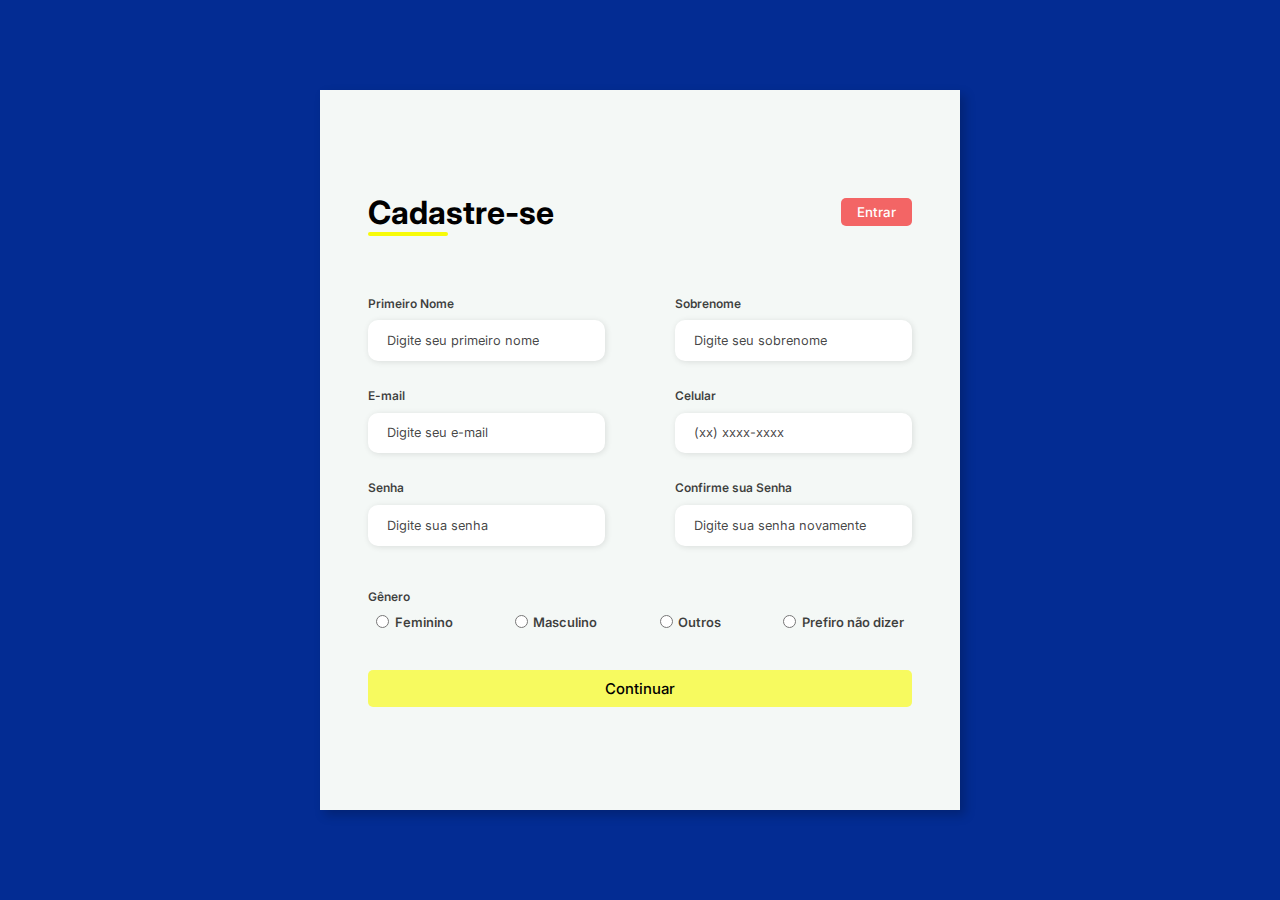
<file: contato.html>
<!DOCTYPE html>
<html lang="pt-br">

<head>
    <meta charset="UTF-8">
    <meta http-equiv="X-UA-Compatible" content="IE=edge">
    <meta name="viewport" content="width=device-width, initial-scale=1.0">
    <link rel="stylesheet" href="cont.css">
    <title>Formulário</title>
</head>

<body>
    <div class="container">
        <div class="form-image">
            <img src="logo-removebg-preview.png" alt="">
        </div>
        <div class="form">
            <form action="#">
                <div class="form-header">
                    <div class="title">
                        <h1>Cadastre-se</h1>
                    </div>
                    <div class="login-button">
                        <button><a href="#">Entrar</a></button>
                    </div>
                </div>

                <div class="input-group">
                    <div class="input-box">
                        <label for="firstname">Primeiro Nome</label>
                        <input id="firstname" type="text" name="firstname" placeholder="Digite seu primeiro nome" required>
                    </div>

                    <div class="input-box">
                        <label for="lastname">Sobrenome</label>
                        <input id="lastname" type="text" name="lastname" placeholder="Digite seu sobrenome" required>
                    </div>
                    <div class="input-box">
                        <label for="email">E-mail</label>
                        <input id="email" type="email" name="email" placeholder="Digite seu e-mail" required>
                    </div>

                    <div class="input-box">
                        <label for="number">Celular</label>
                        <input id="number" type="tel" name="number" placeholder="(xx) xxxx-xxxx" required>
                    </div>

                    <div class="input-box">
                        <label for="password">Senha</label>
                        <input id="password" type="password" name="password" placeholder="Digite sua senha" required>
                    </div>


                    <div class="input-box">
                        <label for="confirmPassword">Confirme sua Senha</label>
                        <input id="confirmPassword" type="password" name="confirmPassword" placeholder="Digite sua senha novamente" required>
                    </div>

                </div>

                <div class="gender-inputs">
                    <div class="gender-title">
                        <h6>Gênero</h6>
                    </div>

                    <div class="gender-group">
                        <div class="gender-input">
                            <input id="female" type="radio" name="gender">
                            <label for="female">Feminino</label>
                        </div>

                        <div class="gender-input">
                            <input id="male" type="radio" name="gender">
                            <label for="male">Masculino</label>
                        </div>

                        <div class="gender-input">
                            <input id="others" type="radio" name="gender">
                            <label for="others">Outros</label>
                        </div>

                        <div class="gender-input">
                            <input id="none" type="radio" name="gender">
                            <label for="none">Prefiro não dizer</label>
                        </div>
                    </div>
                </div>

                <div class="continue-button">
                    <button><a href="#">Continuar</a> </button>
                </div>
            </form>
        </div>
    </div>
</body>

</html>
</file>
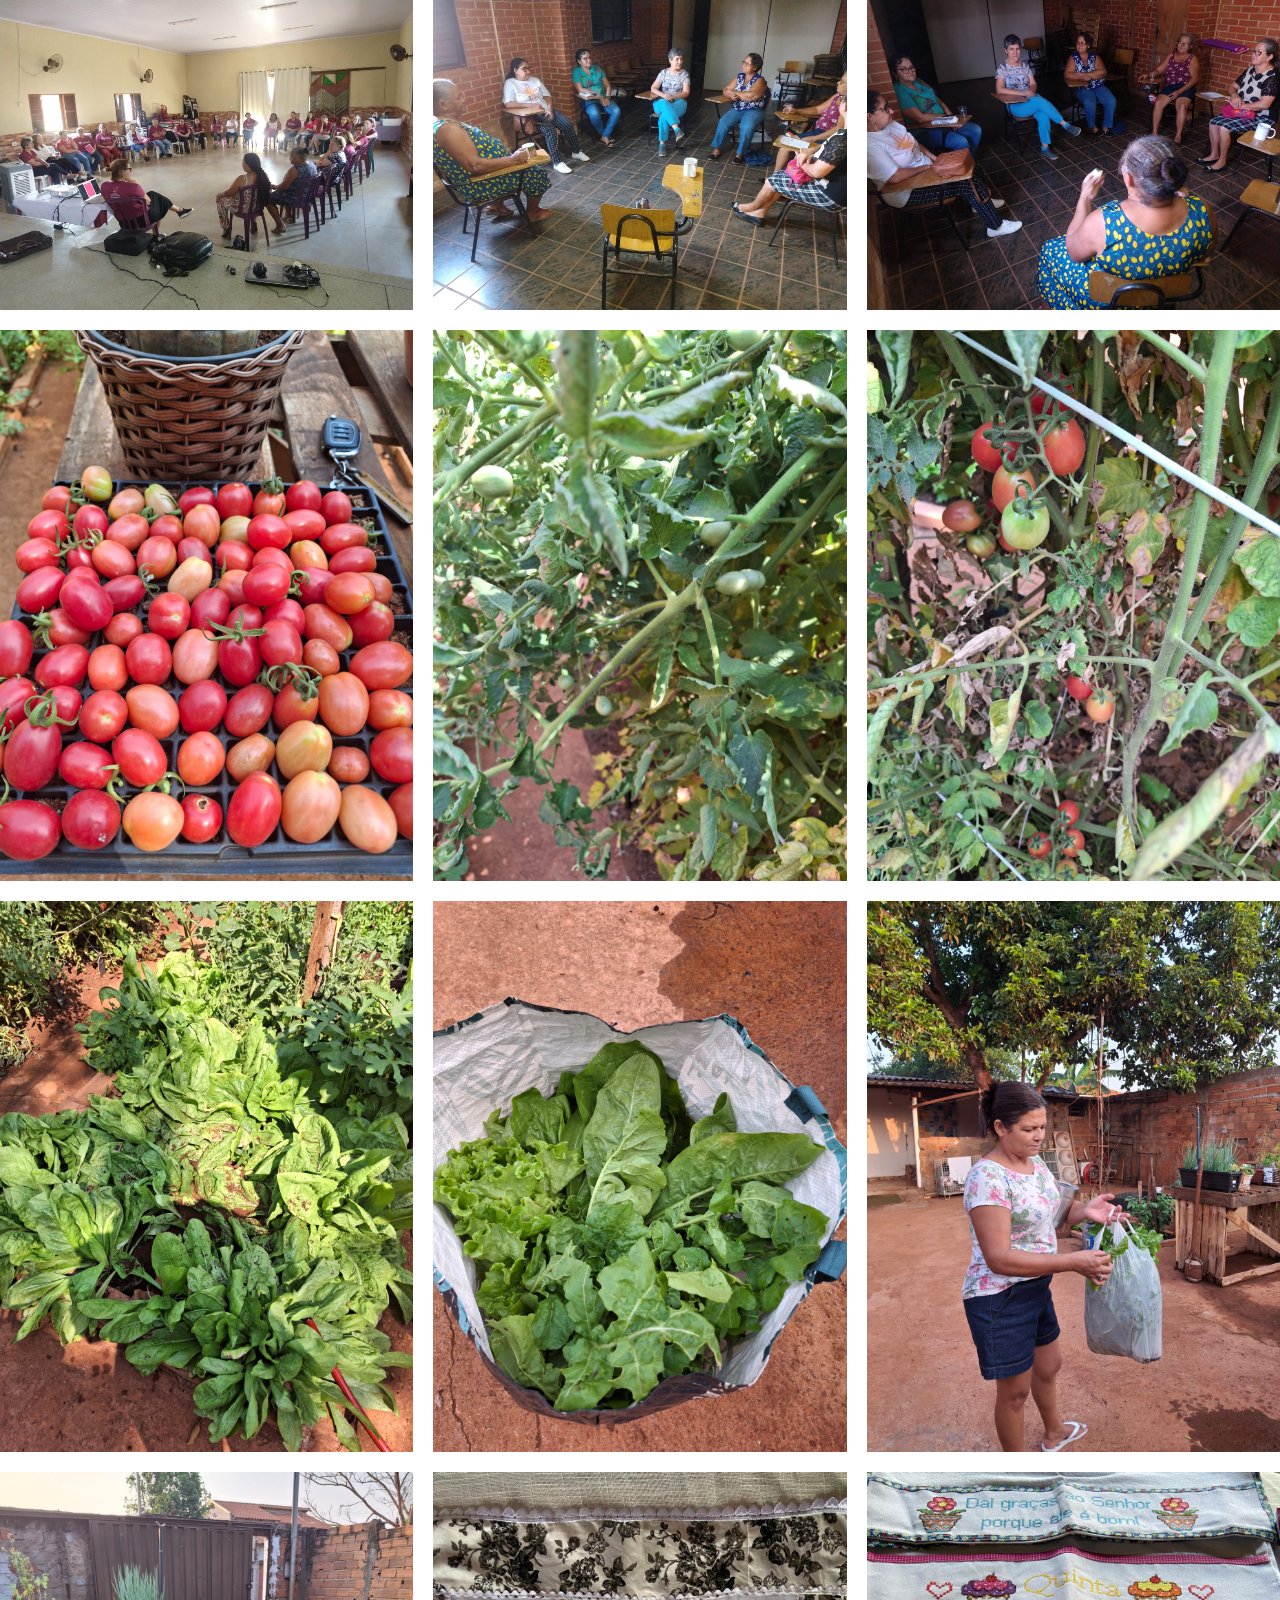
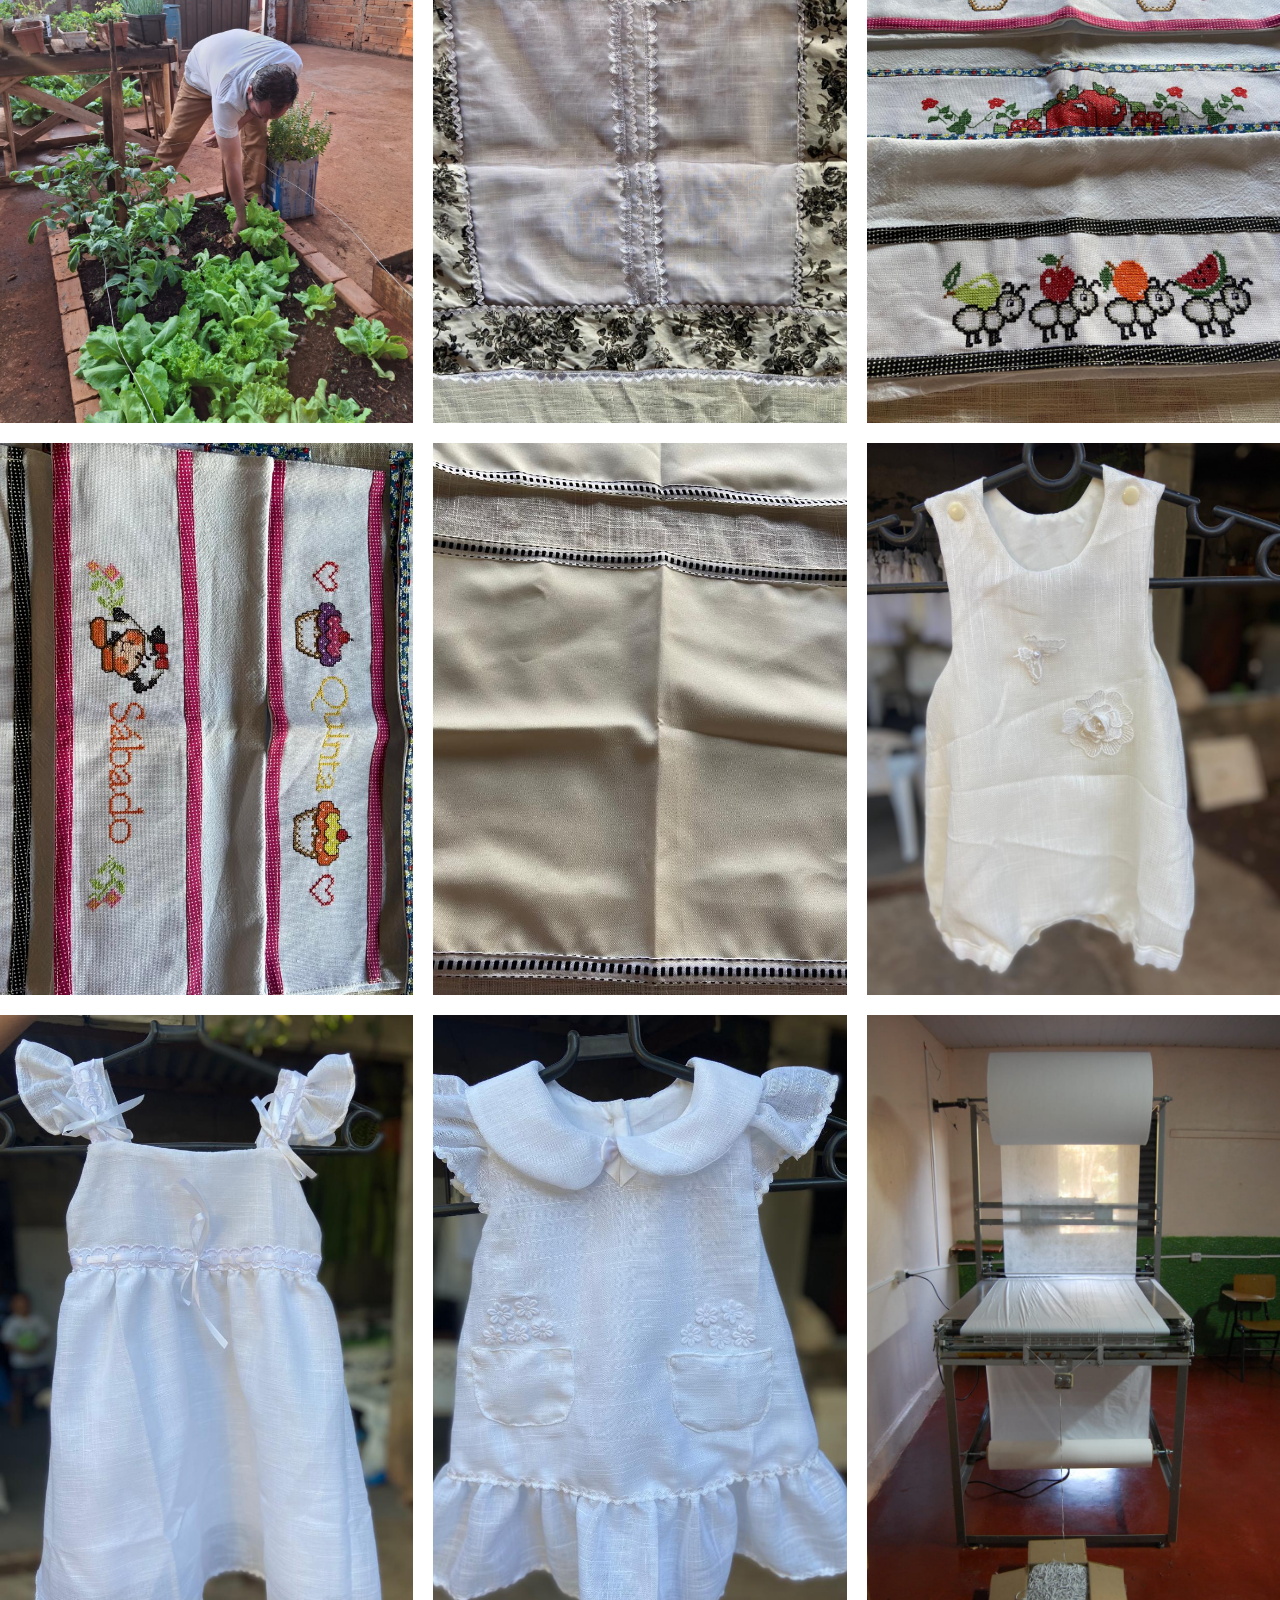
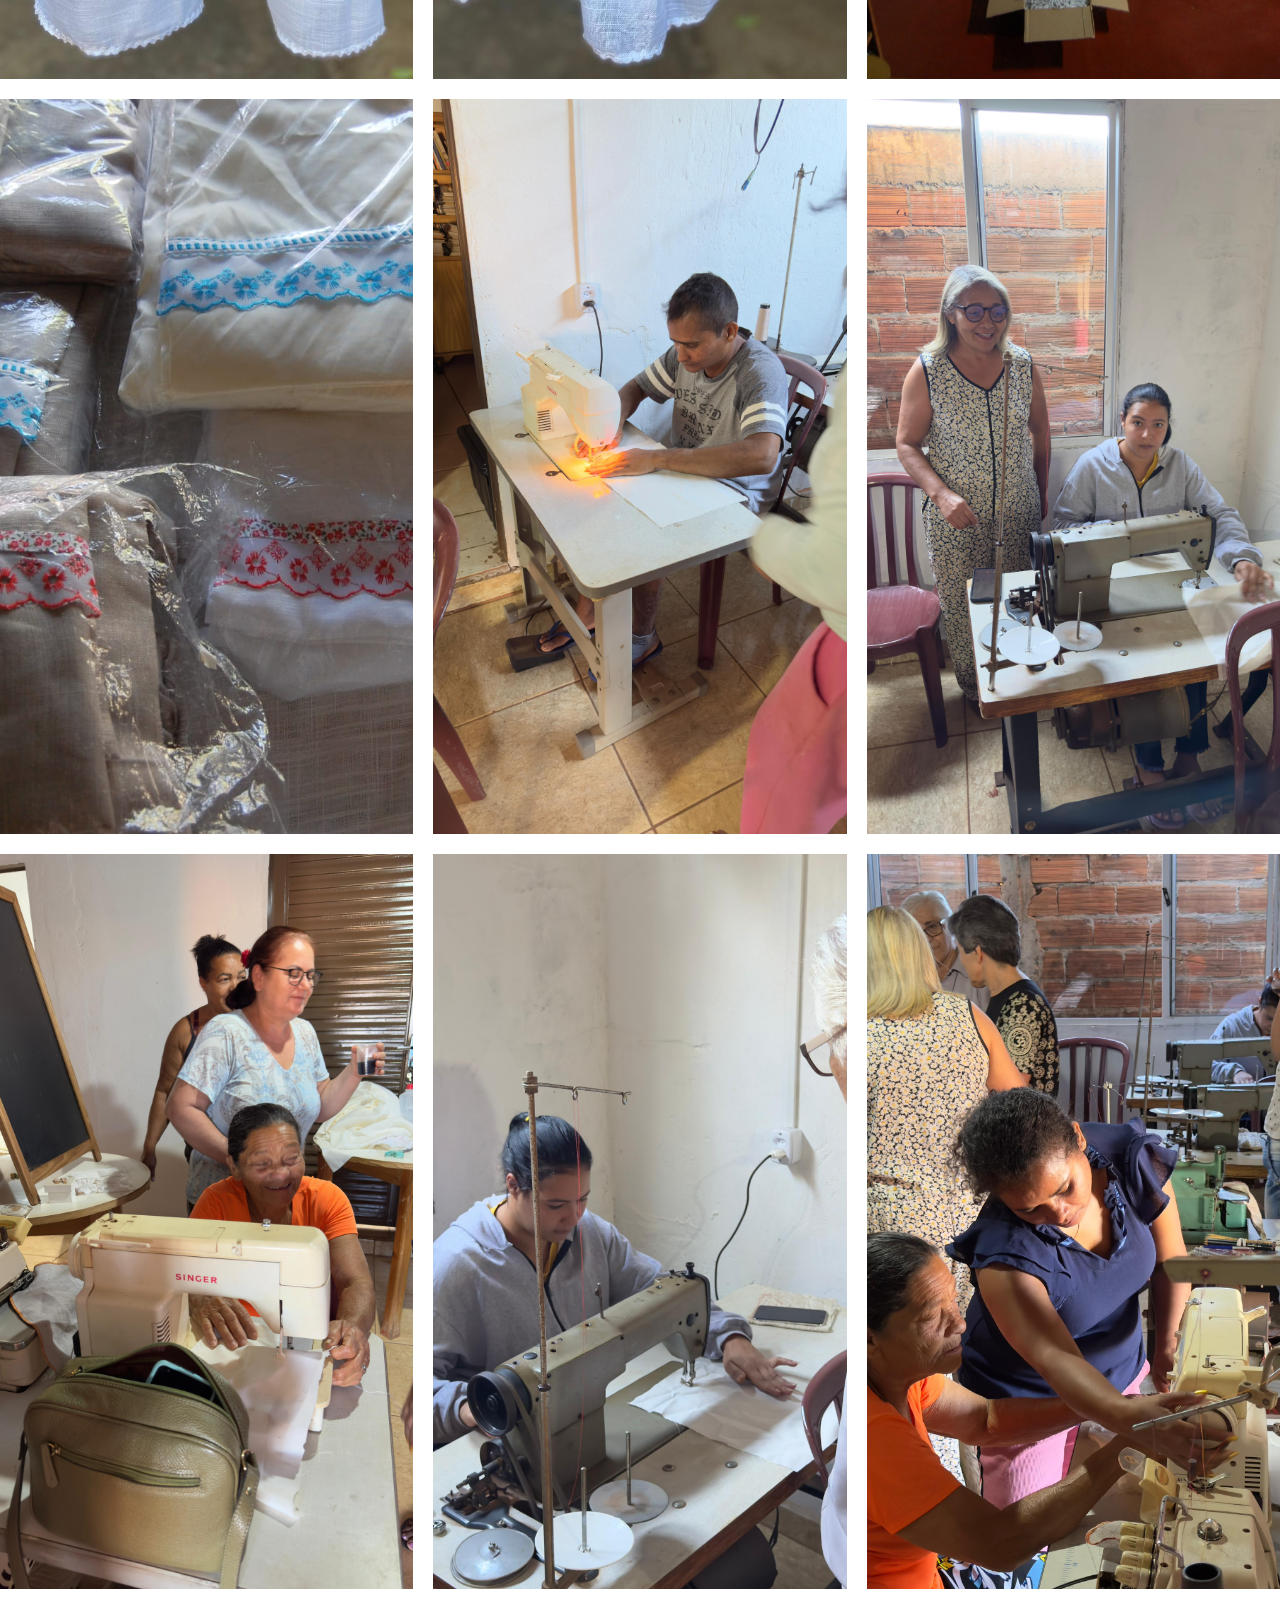
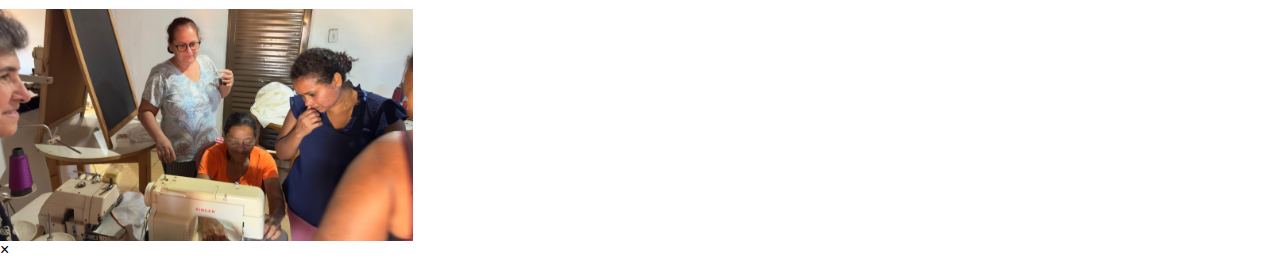
<file: gal.html>
<!DOCTYPE html>
<html lang="pt-br">
<head>
  <meta charset="UTF-8">
  <meta name="viewport" content="width=device-width, initial-scale=1.0">
  <title>Galeria Responsiva</title>
  <link rel="stylesheet" href="gal.css">
</head>
<body>

  <div class="gallery">
    <div class="gallery-item">
      <img src="1.1.jpg" alt="Imagem 1" class="gallery-img">
    </div>
    <div class="gallery-item">
      <img src="1.2.jpg" alt="Imagem 2" class="gallery-img">
    </div>
    <div class="gallery-item">
      <img src="1.3.jpg" alt="Imagem 3" class="gallery-img">
    </div>
    <div class="gallery-item">
      <img src="1.jpg" alt="Imagem 4" class="gallery-img">
    </div>
    <div class="gallery-item">
      <img src="2.jpg" alt="Imagem 4" class="gallery-img">
    </div>
    <div class="gallery-item">
      <img src="3.jpg" alt="Imagem 4" class="gallery-img">
    </div>
    <div class="gallery-item">
      <img src="4.jpg" alt="Imagem 4" class="gallery-img">
    </div>
    <div class="gallery-item">
      <img src="5.jpg" alt="Imagem 4" class="gallery-img">
    </div>
    <div class="gallery-item">
      <img src="6.jpg" alt="Imagem 4" class="gallery-img">
    </div>
    <div class="gallery-item">
      <img src="7.jpg" alt="Imagem 4" class="gallery-img">
    </div>
    <div class="gallery-item">
      <img src="11.jpg" alt="Imagem 4" class="gallery-img">
    </div>
    <div class="gallery-item">
      <img src="22.jpg" alt="Imagem 4" class="gallery-img">
    </div>
    <div class="gallery-item">
      <img src="33.jpg" alt="Imagem 4" class="gallery-img">
    </div>
    <div class="gallery-item">
      <img src="44.jpg" alt="Imagem 4" class="gallery-img">
    </div>
    <div class="gallery-item">
      <img src="55.jpg" alt="Imagem 4" class="gallery-img">
    </div>
    <div class="gallery-item">
      <img src="66.jpg" alt="Imagem 4" class="gallery-img">
    </div>
    <div class="gallery-item">
      <img src="77.jpg" alt="Imagem 4" class="gallery-img">
    </div>
    <div class="gallery-item">
      <img src="111.jpg" alt="Imagem 4" class="gallery-img">
    </div>
    <div class="gallery-item">
      <img src="222.jpg" alt="Imagem 4" class="gallery-img">
    </div>
    <div class="gallery-item">
      <img src="333.jpg" alt="Imagem 4" class="gallery-img">
    </div>
    <div class="gallery-item">
      <img src="444.jpg" alt="Imagem 4" class="gallery-img">
    </div>
    <div class="gallery-item">
      <img src="555.jpg" alt="Imagem 4" class="gallery-img">
    </div>
    <div class="gallery-item">
      <img src="666.jpg" alt="Imagem 4" class="gallery-img">
    </div>
    <div class="gallery-item">
      <img src="777.jpg" alt="Imagem 4" class="gallery-img">
    </div>
    <div class="gallery-item">
      <img src="888.jpg" alt="Imagem 4" class="gallery-img">
    </div>
  </div>

  <!-- Modal de Imagem Ampliada -->
  <div id="modal" class="modal">
    <span class="close" onclick="closeModal()">&times;</span>
    <img class="modal-content" id="modalImage">
    <div id="caption"></div>
  </div>

  <script src="script.js"></script>
</body>
</html>
</file>
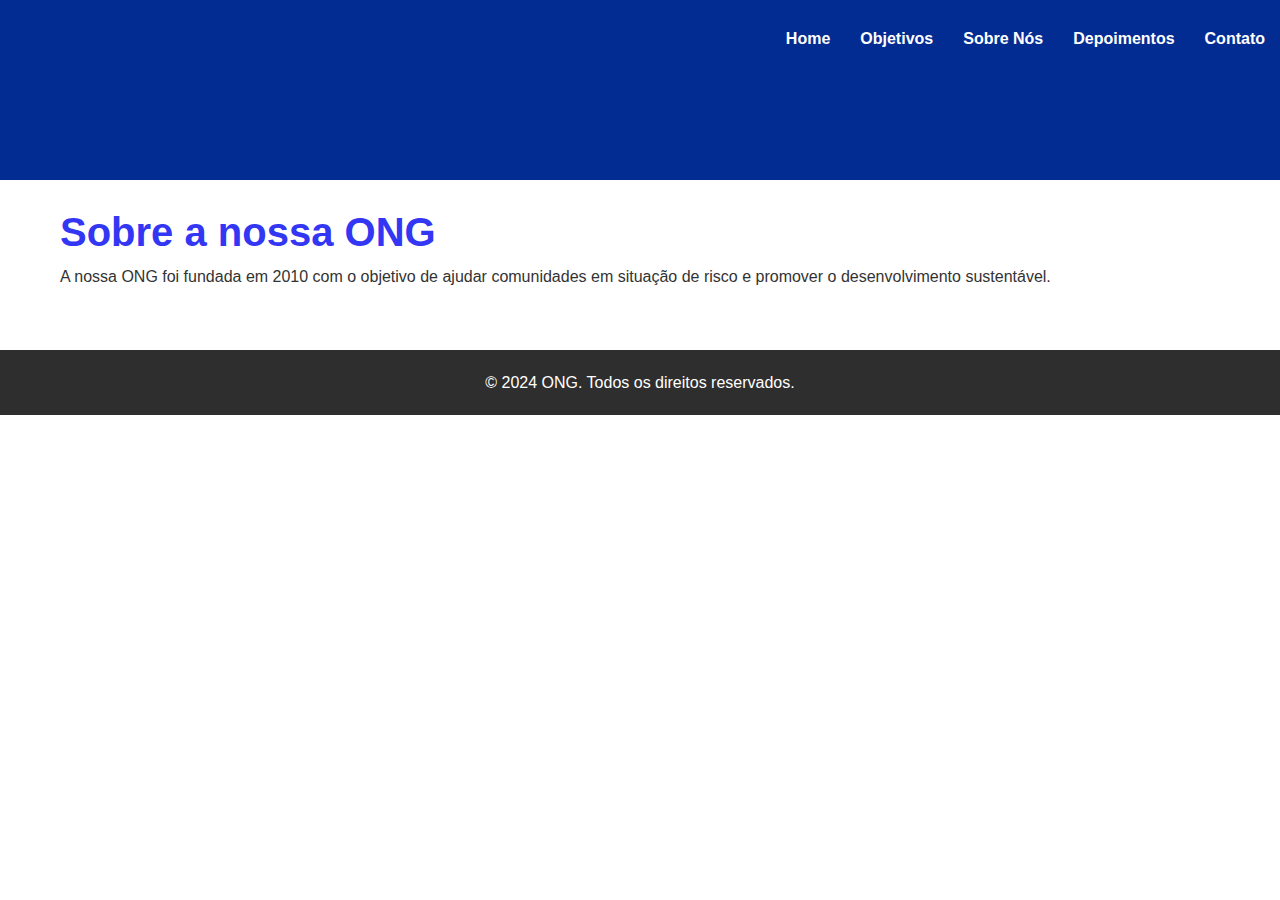
<file: sobre-nos.html>
<!DOCTYPE html>
<html lang="pt-br">
<head>
    <meta charset="UTF-8">
    <meta name="viewport" content="width=device-width, initial-scale=1.0">
    <meta name="description" content="Informações sobre a ONG">
    <title>Sobre Nós - ONG</title>
    <link rel="stylesheet" href="style.css">
</head>
<body>
    <header>
        <nav>
            <ul>
                <li><a href="index.html">Home</a></li>
                <li><a href="objetivos.html">Objetivos</a></li>
                <li><a href="sobre-nos.html">Sobre Nós</a></li>
                <li><a href="depoimentos.html">Depoimentos</a></li>
                <li><a href="contato.html">Contato</a></li>
            </ul>
        </nav>
    </header>

    <main>
        <section>
            <h1>Sobre a nossa ONG</h1>
            <p>A nossa ONG foi fundada em 2010 com o objetivo de ajudar comunidades em situação de risco e promover o desenvolvimento sustentável.</p>
        </section>
    </main>

    <footer>
        <p>&copy; 2024 ONG. Todos os direitos reservados.</p>
    </footer>
</body>
</html>
</file>
<file: cont.css>
@import url('https://fonts.googleapis.com/css2?family=Inter:wght@200;300;400;500&family=Open+Sans:wght@300;400;500;600&display=swap');
* {
    padding: 0;
    margin: 0;
    box-sizing: border-box;
    font-family: 'Inter', sans-serif;
}

body {
    width: 100%;
    height: 100vh;
    display: flex;
    justify-content: center;
    align-items: center;
    background: #032c93;
}

.container {
    width: 80%;
    height: 80vh;
    display: flex;
    box-shadow: 5px 5px 10px rgba(0, 0, 0, 0.212);
}

.form-image {
    width: 50%;
    display: flex;
    justify-content: center;
    align-items: center;
    background-color: #8db4efdb;
    padding: 1rem;
}

.form-image img {
    width: 31rem;
}

.form {
    width: 50%;
    display: flex;
    flex-direction: column;
    justify-content: center;
    align-items: center;
    background-color: #f4f8f6;
    padding: 3rem;
}

.form-header {
    margin-bottom: 3rem;
    display: flex;
    justify-content: space-between;
}

.login-button {
    display: flex;
    align-items: center;
}

.login-button button {
    border: none;
    background-color: #f36565;
    padding: 0.4rem 1rem;
    border-radius: 5px;
    cursor: pointer;
}

.login-button button:hover {
    background-color: #f11e1ef1;
}

.login-button button a {
    text-decoration: none;
    font-weight: 500;
    color: #fff;
}

.form-header h1::after {
    content: '';
    display: block;
    width: 5rem;
    height: 0.3rem;
    background-color: #f7fb09;
    margin: 0 auto;
    position: absolute;
    border-radius: 10px;
}

.input-group {
    display: flex;
    flex-wrap: wrap;
    justify-content: space-between;
    padding: 1rem 0;
}

.input-box {
    display: flex;
    flex-direction: column;
    margin-bottom: 1.1rem;
}

.input-box input {
    margin: 0.6rem 0;
    padding: 0.8rem 1.2rem;
    border: none;
    border-radius: 10px;
    box-shadow: 1px 1px 6px #0000001c;
    font-size: 0.8rem;
}

.input-box input:hover {
    background-color: #eeeeee75;
}

.input-box input:focus-visible {
    outline: 1px solid #032c93;;
}

.input-box label,
.gender-title h6 {
    font-size: 0.75rem;
    font-weight: 600;
    color: #000000c0;
}

.input-box input::placeholder {
    color: #000000be;
}

.gender-group {
    display: flex;
    justify-content: space-between;
    margin-top: 0.62rem;
    padding: 0 .5rem;
}

.gender-input {
    display: flex;
    align-items: center;
}

.gender-input input {
    margin-right: 0.35rem;
}

.gender-input label {
    font-size: 0.81rem;
    font-weight: 600;
    color: #000000c0;
}

.continue-button button {
    width: 100%;
    margin-top: 2.5rem;
    border: none;
    background-color:  #f7fa5f;
    padding: 0.62rem;
    border-radius: 5px;
    cursor: pointer;
}

.continue-button button:hover {
    background-color:#f7fb09;
}

.continue-button button a {
    text-decoration: none;
    font-size: 0.93rem;
    font-weight: 500;
    color: #000000;
}

@media screen and (max-width: 1330px) {
    .form-image {
        display: none;
    }
    .container {
        width: 50%;
    }
    .form {
        width: 100%;
    }
}

@media screen and (max-width: 1064px) {
    .container {
        width: 90%;
        height: auto;
    }
    .input-group {
        flex-direction: column;
        z-index: 5;
        padding-right: 5rem;
        max-height: 10rem;
        overflow-y: scroll;
        flex-wrap: nowrap;
    }
    .gender-inputs {
        margin-top: 2rem;
    }
    .gender-group {
        flex-direction: column;
    }
    .gender-title h6 {
        margin: 0;
    }
    .gender-input {
        margin-top: 0.5rem;
    }
}
</file>
<file: gal.css>
*{
    margin: 0;
    padding: 0;
    box-sizing: border-box;
    font-family: 'Segoe UI', Tahoma, Geneva, Verdana, sans-serif;
}

/* .................Start Projects Section................... */
#Projects{
    width: 100%;
    display: flex;
    align-items: center;
    padding: 30px 0; 
    
}
.container{
    width: 80%;
    max-width: 1200px;
    margin: 0 auto;
}
.items-links{
    width: 60%;
    margin:40px auto;
    display: flex;
    align-items: center;
    justify-content: center;  
    gap: 40px;
}
.item-link{
    border: 2px solid #007bff;
    padding: 10px 30px;
    font-size: 18px;
    font-weight: 500;
    color: #007bff;
    cursor: pointer;
    border-radius: 30px;
    transition:  .4s ease;
}
.item-link:hover{
    background: #007bff;
    color: #fff;
}
.menu-active{
    background: #007bff;
    color: #fff;
}
.gallery{
    display: grid;
    grid-template-columns: repeat(3,1fr);
    gap: 20px;
}
.project-img{
    border-radius: 12px;
    overflow: hidden;
    box-shadow: 0 0 4px rgba(175, 175, 175, 0.4);   
    height: 14rem; 
    animation: SclAnimation .4s ease;
    position: relative;
}
@keyframes SclAnimation {
    0%{
        transform: scale(0);
    }  
    100%{
        transform: scale(1);
    }  
}
.project-img:hover .overlay{
    top: 0;
}
.overlay{
    height: 100%;
    width: 100%;
    position: absolute;
    top: 100%;
    left: 0;
    background: linear-gradient(transparent,#007bff);
    display: flex;
    justify-content: center;
    align-items: center;
    flex-direction: column;
    gap: 10px;
    transition: .4s ease;
}
.overlay h4{
    font-size: 20px;
    color: #fff;
}
.overlay p{
    font-size: 14px;
    color: #fff;
    text-align: center;
    width: 90%;
}
.action-aria{
    display: flex;
    align-items: center;
    gap: 10px;
}
.btn{
    display: inline-block;
    width: fit-content;
    padding: 10px 20px;
    background: #fff;
    border-radius: 12px;
    text-decoration: none;
    color: #007bff;
    font-size: 16px;
    font-weight: 500;
    border: 1px solid transparent;
    transition: .4s ease;
}
.btn-light{
    background: transparent;
    border-color: #fff;
    color: #fff;  
}
.btn:hover{
    background: transparent;
    border-color: #fff;
    color: #fff;
}
.btn-light:hover{
    background: #fff;
    color: #007bff;
}
.project-img:hover img{
    transform: scale(1.1);
}
img{
    width: 100%;
    height: 100%;
    display: block;
    object-fit: cover;
    transition: .4s ease;
}
/* .................End Projects Section.................... */


/* .................Start Projects Section Media Scrin.................... */
@media (max-width:1024px) {
    .container{
        width: 90%;
    }   
    .items-links{
        width: 90%;
    } 
}
@media (max-width:991px) {
    .items-links{
        width: 100%;
    }
    .gallery{
        grid-template-columns: 1fr 1fr;
    }
}
@media (max-width:600px) {
    .items-links{       
        gap: 20px;  
        flex-wrap: wrap;  
    }
    .gallery{
        grid-template-columns: 1fr;
    }
    .project-img{
        height: max-content;
    }
}
/* .................End Projects Section Media Scrin.................... */
</file>
<file: style.css>
/* Reset some default browser styles */
* {
    margin: 0;
    padding: 0;
    box-sizing: border-box;
}

/* Global Styles */
body {
    font-family: Arial, sans-serif;
    line-height: 1.6;
    background-color: #ffffff;
    color: #333;
}

header {
    background-color: #032c93;
    color: white;
    padding: 16px 0 0 16px;
    text-align: start;
    height:180px;
}

header .logo img {
    width: 100px;
    height: auto;
}

nav ul {
    list-style-type: none;
    display: flex;
    justify-content: flex-end;
    align-items: center;
    padding: 10px 0;
    text-align: center;
    
}

nav ul li {
    margin: 0 15px;
}

nav ul li a {
    text-decoration: none;
    color: white;
    font-weight: bold;
    
}
nav ul li a:hover {
   color: #63b0f4;
}

/* Main Content */
main {
    padding: 20px;
    max-width: 1200px;
    margin: 0 auto;
}

section {
    margin-bottom: 40px;
}

h1 {
    color: #3337f3;
    font-size: 40px;

}

h2 {
color: #f4eb3b;
font-size: 30px;
}


/* Sobre Section */
#sobre {
    background-color: #95caf6e7;
    color: #0d0d0d;
    padding: 20px;
    border-radius: 8px;
    box-shadow: 0 0 10px rgba(0, 0, 0, 0.1);
}
img{
    width: 100px ;
    height: 250px;
}

/* Projetos Section */
#projetos .projeto {
    display: flex;
    justify-content: space-between;
    margin-bottom: 20px;
}

#projetos .projeto img {
    width: 30%;
    border-radius: 8px;
}

#projetos .projeto p {
    width: 65%;
    padding: 0 20px;
}

/* Galeria Section */
#galeria {
    text-align: center;
}

.galeria-imagens img {
    width: 30%;
    margin: 10px;
    border-radius: 8px;
}

/* Contato Section */
#contato form {
    display: flex;
    flex-direction: column;
    max-width: 600px;
    margin: 0 auto;
    padding: 20px;
    background-color: #fff;
    border-radius: 8px;
    box-shadow: 0 0 10px rgba(0, 0, 0, 0.1);
}

#contato form input, #contato form textarea {
    margin-bottom: 15px;
    padding: 10px;
    border-radius: 5px;
    border: 1px solid #ddd;
}

#contato form button {
    padding: 10px;
    background-color: #28a745;
    color: white;
    border: none;
    border-radius: 5px;
    cursor: pointer;
}

#contato form button:hover {
    background-color: #218838;
}

/* Footer */
footer {
    background-color: #2f2e2e;
    color: white;
    text-align: center;
    padding: 20px 0;
}
</file>
